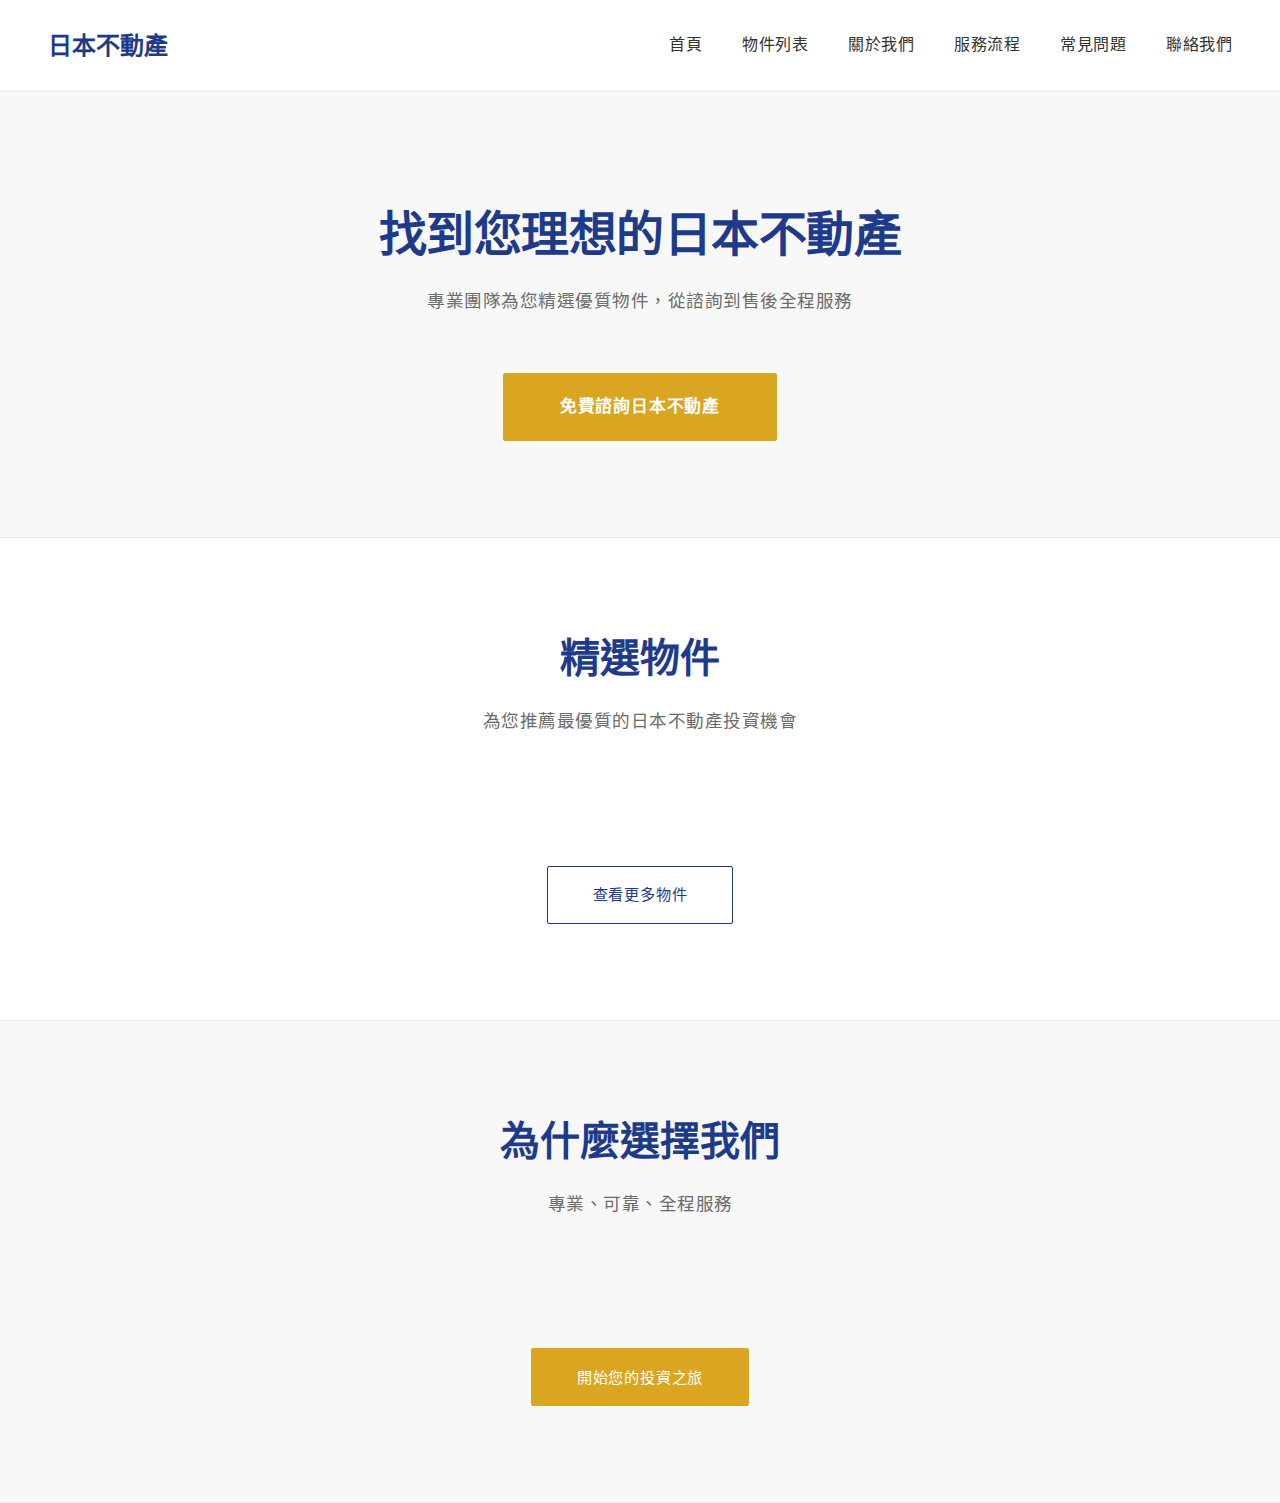
<file: index.html>
<!DOCTYPE html>
<html lang="zh-TW">
<head>
    <meta charset="UTF-8">
    <meta name="viewport" content="width=device-width, initial-scale=1.0">
    <title>日本不動產投資顧問 - 找到您理想的日本不動產</title>
    <link rel="stylesheet" href="css/style.css">
</head>
<body>
    <!-- 導航列 -->
    <nav class="navbar">
        <div class="nav-container">
            <a href="index.html" class="logo">日本不動產</a>
            <ul class="nav-menu">
                <li><a href="index.html">首頁</a></li>
                <li><a href="properties.html">物件列表</a></li>
                <li><a href="about.html">關於我們</a></li>
                <li><a href="services.html">服務流程</a></li>
                <li><a href="faq.html">常見問題</a></li>
                <li><a href="contact.html">聯絡我們</a></li>
            </ul>
            <button class="mobile-menu-toggle">☰</button>
        </div>
    </nav>

    <!-- Hero Section -->
    <section class="hero">
        <div class="container">
            <h1 class="hero-title">找到您理想的日本不動產</h1>
            <p class="hero-subtitle">專業團隊為您精選優質物件，從諮詢到售後全程服務</p>
            <a href="#" class="btn btn-primary btn-large btn-line">免費諮詢日本不動產</a>
        </div>
    </section>

    <!-- 精選物件 -->
    <section class="section">
        <div class="container">
            <h2 class="section-title">精選物件</h2>
            <p class="section-subtitle">為您推薦最優質的日本不動產投資機會</p>
            <div id="featured-properties" class="properties-grid">
                <!-- 由 JavaScript 動態載入 -->
            </div>
            <div class="text-center mt-3">
                <a href="properties.html" class="btn btn-outline">查看更多物件</a>
            </div>
        </div>
    </section>

    <!-- 服務優勢 -->
    <section class="section section-alt">
        <div class="container">
            <h2 class="section-title">為什麼選擇我們</h2>
            <p class="section-subtitle">專業、可靠、全程服務</p>
            <div id="features" class="features-grid">
                <!-- 由 JavaScript 動態載入 -->
            </div>
            <div class="text-center mt-3">
                <a href="#" class="btn btn-primary btn-line">開始您的投資之旅</a>
            </div>
        </div>
    </section>
</file>
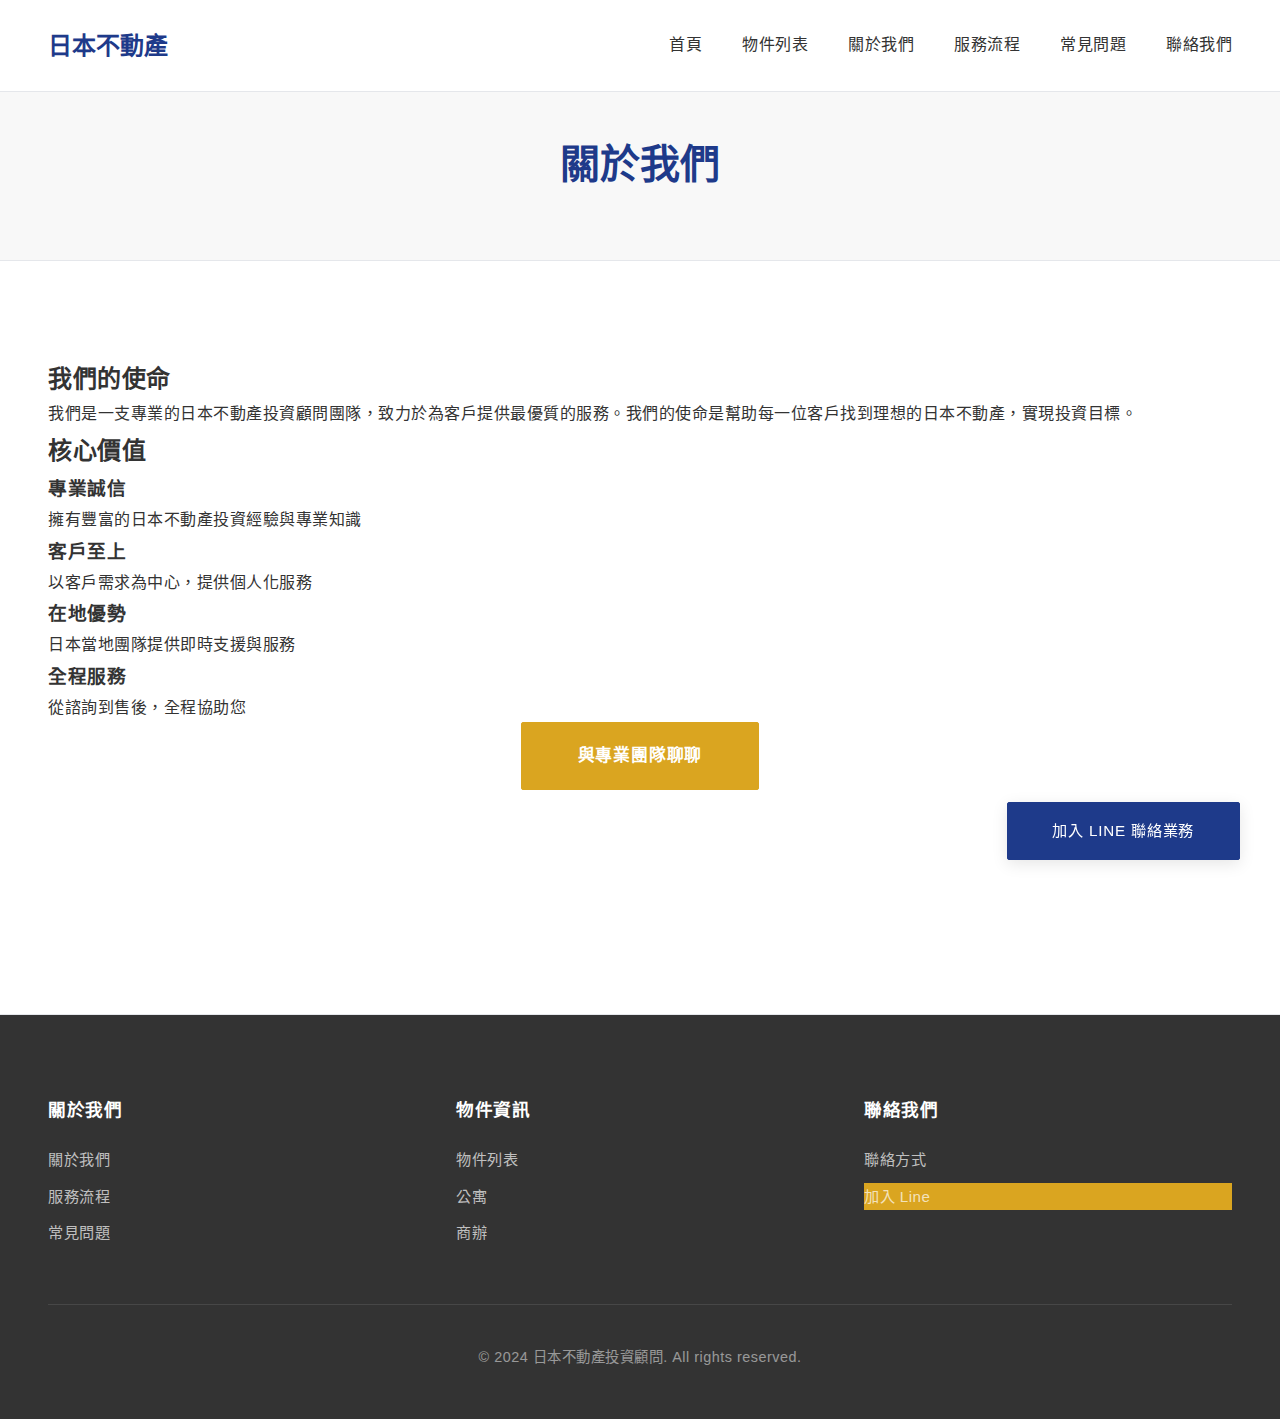
<file: about.html>
<!DOCTYPE html>
<html lang="zh-TW">
<head>
    <meta charset="UTF-8">
    <meta name="viewport" content="width=device-width, initial-scale=1.0">
    <title>關於我們 - 日本不動產投資顧問</title>
    <link rel="stylesheet" href="css/style.css">
</head>
<body>
    <!-- 導航列 -->
    <nav class="navbar">
        <div class="nav-container">
            <a href="index.html" class="logo">日本不動產</a>
            <ul class="nav-menu">
                <li><a href="index.html">首頁</a></li>
                <li><a href="properties.html">物件列表</a></li>
                <li><a href="about.html">關於我們</a></li>
                <li><a href="services.html">服務流程</a></li>
                <li><a href="faq.html">常見問題</a></li>
                <li><a href="contact.html">聯絡我們</a></li>
            </ul>
            <button class="mobile-menu-toggle">☰</button>
        </div>
    </nav>

    <!-- 頁面標題 -->
    <section class="hero" style="padding: 3rem 0;">
        <div class="container">
            <h1 class="section-title page-title">關於我們</h1>
        </div>
    </section>

    <!-- 關於我們內容 -->
    <section class="section">
        <div class="container">
            <div class="about-content">
                <h2>我們的使命</h2>
                <p>我們是一支專業的日本不動產投資顧問團隊，致力於為客戶提供最優質的服務。我們的使命是幫助每一位客戶找到理想的日本不動產，實現投資目標。</p>
                
                <h2>核心價值</h2>
                <div class="values-grid">
                    <div class="value-item">
                        <h3>專業誠信</h3>
                        <p>擁有豐富的日本不動產投資經驗與專業知識</p>
                    </div>
                    <div class="value-item">
                        <h3>客戶至上</h3>
                        <p>以客戶需求為中心，提供個人化服務</p>
                    </div>
                    <div class="value-item">
                        <h3>在地優勢</h3>
                        <p>日本當地團隊提供即時支援與服務</p>
                    </div>
                    <div class="value-item">
                        <h3>全程服務</h3>
                        <p>從諮詢到售後，全程協助您</p>
                    </div>
                </div>
            </div>

            <div class="text-center">
                <a href="#" class="btn btn-primary btn-large btn-line">與專業團隊聊聊</a>
            </div>
        </div>
    </section>

    <!-- 頁尾 -->
    <footer class="footer">
        <div class="container">
            <div class="footer-content">
                <div class="footer-section">
                    <h3>關於我們</h3>
                    <a href="about.html">關於我們</a>
                    <a href="services.html">服務流程</a>
                    <a href="faq.html">常見問題</a>
                </div>
                <div class="footer-section">
                    <h3>物件資訊</h3>
                    <a href="properties.html">物件列表</a>
                    <a href="properties.html?type=apartment">公寓</a>
                    <a href="properties.html?type=office">商辦</a>
                </div>
                <div class="footer-section">
                    <h3>聯絡我們</h3>
                    <a href="contact.html">聯絡方式</a>
                    <a href="#" class="btn-line">加入 Line</a>
                </div>
            </div>
            <div class="footer-bottom">
                <p>&copy; 2024 日本不動產投資顧問. All rights reserved.</p>
            </div>
        </div>
    </footer>

    <script src="js/main.js"></script>
</body>
</html>
</file>
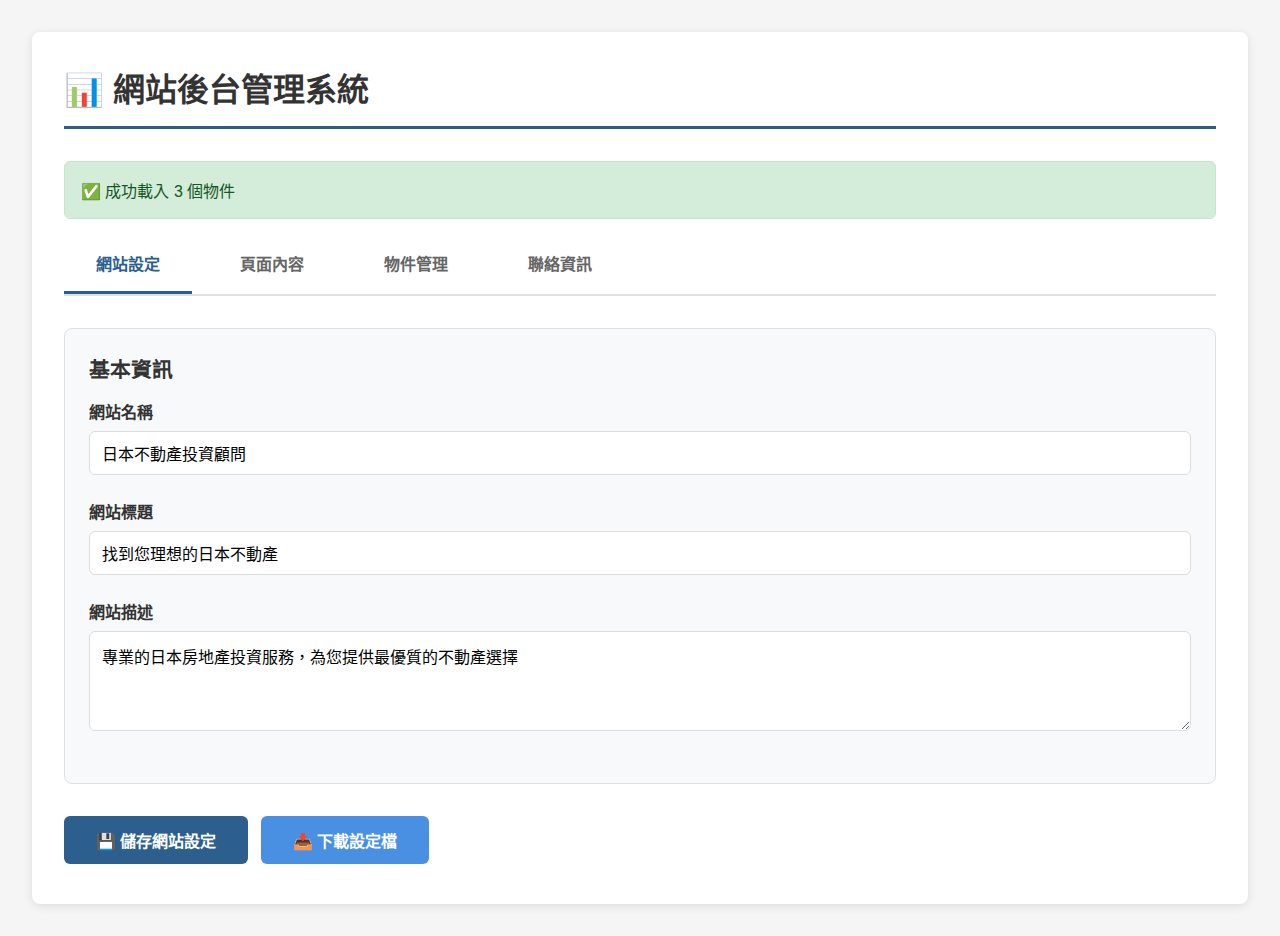
<file: admin.html>
<!DOCTYPE html>
<html lang="zh-TW">
<head>
    <meta charset="UTF-8">
    <meta name="viewport" content="width=device-width, initial-scale=1.0">
    <title>後台管理 - 日本不動產網站</title>
    <style>
        * {
            margin: 0;
            padding: 0;
            box-sizing: border-box;
        }
        body {
            font-family: 'Microsoft JhengHei', Arial, sans-serif;
            background: #f5f5f5;
            padding: 2rem;
        }
        .admin-container {
            max-width: 1400px;
            margin: 0 auto;
            background: white;
            border-radius: 8px;
            box-shadow: 0 2px 10px rgba(0,0,0,0.1);
            padding: 2rem;
        }
        h1 {
            color: #333;
            margin-bottom: 2rem;
            border-bottom: 3px solid #2C5F8D;
            padding-bottom: 1rem;
        }
        .tabs {
            display: flex;
            gap: 1rem;
            margin-bottom: 2rem;
            border-bottom: 2px solid #e0e0e0;
            flex-wrap: wrap;
        }
        .tab {
            padding: 1rem 2rem;
            cursor: pointer;
            border: none;
            background: none;
            font-size: 1rem;
            font-weight: 600;
            color: #666;
            border-bottom: 3px solid transparent;
            transition: all 0.3s;
        }
        .tab.active {
            color: #2C5F8D;
            border-bottom-color: #2C5F8D;
        }
        .tab-content {
            display: none;
        }
        .tab-content.active {
            display: block;
        }
        .form-section {
            margin-bottom: 2rem;
            padding: 1.5rem;
            background: #f8f9fa;
            border-radius: 8px;
            border: 1px solid #e0e0e0;
        }
        .form-section h3 {
            margin-bottom: 1rem;
            color: #333;
            font-size: 1.3rem;
        }
        .form-group {
            margin-bottom: 1.5rem;
        }
        .form-group label {
            display: block;
            margin-bottom: 0.5rem;
            font-weight: 600;
            color: #333;
        }
        .form-group input,
        .form-group textarea,
        .form-group select {
            width: 100%;
            padding: 0.75rem;
            border: 1px solid #ddd;
            border-radius: 6px;
            font-size: 1rem;
            font-family: inherit;
        }
        .form-group textarea {
            min-height: 100px;
            resize: vertical;
        }
        .form-group small {
            display: block;
            margin-top: 0.25rem;
            color: #666;
            font-size: 0.9rem;
        }
        .btn {
            padding: 0.75rem 2rem;
            border: none;
            border-radius: 6px;
            font-size: 1rem;
            font-weight: 600;
            cursor: pointer;
            transition: all 0.3s;
            margin-right: 0.5rem;
            margin-bottom: 0.5rem;
        }
        .btn-primary {
            background: #2C5F8D;
            color: white;
        }
        .btn-primary:hover {
            background: #234d73;
        }
        .btn-secondary {
            background: #4A90E2;
            color: white;
        }
        .btn-secondary:hover {
            background: #3A80D2;
        }
        .btn-danger {
            background: #dc3545;
            color: white;
        }
        .btn-success {
            background: #28a745;
            color: white;
        }
        .alert {
            padding: 1rem;
            border-radius: 6px;
            margin-bottom: 1rem;
        }
        .alert-success {
            background: #d4edda;
            color: #155724;
            border: 1px solid #c3e6cb;
        }
        .alert-error {
            background: #f8d7da;
            color: #721c24;
            border: 1px solid #f5c6cb;
        }
        .alert-info {
            background: #d1ecf1;
            color: #0c5460;
            border: 1px solid #bee5eb;
        }
        .property-item {
            background: white;
            padding: 1.5rem;
            border-radius: 8px;
            margin-bottom: 1rem;
            border: 1px solid #e0e0e0;
        }
        .property-item-header {
            display: flex;
            justify-content: space-between;
            align-items: center;
            margin-bottom: 1rem;
        }
        .property-item-title {
            font-size: 1.2rem;
            font-weight: 600;
            color: #333;
        }
        .btn-group {
            display: flex;
            gap: 0.5rem;
        }
        .image-upload-area {
            border: 2px dashed #ddd;
            border-radius: 8px;
            padding: 2rem;
            text-align: center;
            background: white;
            cursor: pointer;
            transition: all 0.3s;
        }
        .image-upload-area:hover {
            border-color: #2C5F8D;
            background: #f8f9fa;
        }
        .image-upload-area.dragover {
            border-color: #2C5F8D;
            background: #e8f4f8;
        }
        .image-preview-container {
            display: grid;
            grid-template-columns: repeat(auto-fill, minmax(150px, 1fr));
            gap: 1rem;
            margin-top: 1rem;
        }
        .image-preview-item {
            position: relative;
            border: 1px solid #ddd;
            border-radius: 6px;
            overflow: hidden;
        }
        .image-preview-item img {
            width: 100%;
            height: 150px;
            object-fit: cover;
            display: block;
        }
        .image-preview-item .remove-btn {
            position: absolute;
            top: 5px;
            right: 5px;
            background: rgba(220, 53, 69, 0.9);
            color: white;
            border: none;
            border-radius: 50%;
            width: 24px;
            height: 24px;
            cursor: pointer;
            font-size: 14px;
        }
        .image-preview-item .image-name {
            padding: 0.5rem;
            font-size: 0.85rem;
            color: #666;
            text-align: center;
            word-break: break-all;
        }
        .modal {
            display: none;
            position: fixed;
            top: 0;
            left: 0;
            width: 100%;
            height: 100%;
            background: rgba(0,0,0,0.5);
            z-index: 1000;
            overflow-y: auto;
        }
        .modal.active {
            display: flex;
            align-items: center;
            justify-content: center;
            padding: 2rem;
        }
        .modal-content {
            background: white;
            border-radius: 8px;
            padding: 2rem;
            max-width: 900px;
            width: 100%;
            max-height: 90vh;
            overflow-y: auto;
        }
        .modal-header {
            display: flex;
            justify-content: space-between;
            align-items: center;
            margin-bottom: 1.5rem;
        }
        .modal-header h2 {
            margin: 0;
        }
        .close-btn {
            background: none;
            border: none;
            font-size: 1.5rem;
            cursor: pointer;
            color: #666;
        }
        .features-list {
            display: flex;
            flex-direction: column;
            gap: 0.5rem;
        }
        .feature-item {
            display: flex;
            gap: 0.5rem;
            align-items: center;
        }
        .feature-item input {
            flex: 1;
        }
        .upload-info {
            margin-top: 1rem;
            padding: 1rem;
            background: #e8f4f8;
            border-radius: 6px;
            font-size: 0.9rem;
            color: #0c5460;
        }
        .upload-info strong {
            display: block;
            margin-bottom: 0.5rem;
        }
    </style>
</head>
<body>
    <div class="admin-container">
        <h1>📊 網站後台管理系統</h1>
        
        <div id="alert-container"></div>

        <div class="tabs">
            <button class="tab active" onclick="switchTab('site')">網站設定</button>
            <button class="tab" onclick="switchTab('content')">頁面內容</button>
            <button class="tab" onclick="switchTab('properties')">物件管理</button>
            <button class="tab" onclick="switchTab('contact')">聯絡資訊</button>
        </div>

        <!-- 網站設定 -->
        <div id="tab-site" class="tab-content active">
            <div class="form-section">
                <h3>基本資訊</h3>
                <div class="form-group">
                    <label>網站名稱</label>
                    <input type="text" id="site-name" placeholder="日本不動產投資顧問">
                </div>
                <div class="form-group">
                    <label>網站標題</label>
                    <input type="text" id="site-title" placeholder="找到您理想的日本不動產">
                </div>
                <div class="form-group">
                    <label>網站描述</label>
                    <textarea id="site-description" placeholder="專業的日本房地產投資服務..."></textarea>
                </div>
            </div>
            <button class="btn btn-primary" onclick="saveSiteConfig()">💾 儲存網站設定</button>
            <button class="btn btn-secondary" onclick="downloadConfig('site-config.json', siteConfig)">📥 下載設定檔</button>
        </div>

        <!-- 頁面內容 -->
        <div id="tab-content" class="tab-content">
            <div class="form-section">
                <h3>首頁 Hero Section</h3>
                <div class="form-group">
                    <label>主標題</label>
                    <input type="text" id="hero-title" placeholder="找到您理想的日本不動產">
                </div>
                <div class="form-group">
                    <label>副標題</label>
                    <textarea id="hero-subtitle" placeholder="專業團隊為您精選優質物件..."></textarea>
                </div>
                <div class="form-group">
                    <label>CTA 按鈕文字</label>
                    <input type="text" id="hero-cta" placeholder="免費諮詢日本不動產">
                </div>
            </div>
            <button class="btn btn-primary" onclick="saveContent()">💾 儲存頁面內容</button>
            <button class="btn btn-secondary" onclick="downloadConfig('content.json', contentData)">📥 下載設定檔</button>
        </div>

        <!-- 物件管理 -->
        <div id="tab-properties" class="tab-content">
            <div style="display: flex; justify-content: space-between; align-items: center; margin-bottom: 1.5rem; flex-wrap: wrap; gap: 1rem;">
                <h2 style="margin: 0;">物件列表 <span id="properties-count" style="font-size: 0.9rem; color: #666;"></span></h2>
                <div style="display: flex; gap: 0.5rem; flex-wrap: wrap;">
                    <button class="btn btn-success" onclick="showAddPropertyForm()">➕ 新增物件</button>
                    <button class="btn btn-secondary" onclick="refreshPropertiesList()">🔄 重新載入</button>
                    <button class="btn btn-secondary" onclick="downloadConfig('properties.json', propertiesData)">📥 下載物件檔</button>
                </div>
            </div>
            <div class="alert alert-info" style="margin-bottom: 1rem;">
                <strong>💡 提示：</strong>新增物件後，請下載 properties.json 並覆蓋 config/properties.json，然後重新載入頁面。
            </div>
            <div id="properties-list">
                <!-- 由 JavaScript 動態載入 -->
            </div>
        </div>

        <!-- 聯絡資訊 -->
        <div id="tab-contact" class="tab-content">
            <div class="form-section">
                <h3>聯絡方式</h3>
                <div class="form-group">
                    <label>Line ID</label>
                    <input type="text" id="line-id" placeholder="@japanproperty">
                </div>
                <div class="form-group">
                    <label>Line URL</label>
                    <input type="text" id="line-url" placeholder="https://line.me/ti/p/@japanproperty">
                </div>
                <div class="form-group">
                    <label>電話</label>
                    <input type="text" id="contact-phone" placeholder="+81-90-1234-5678">
                </div>
                <div class="form-group">
                    <label>Email</label>
                    <input type="email" id="contact-email" placeholder="info@japanproperty.com">
                </div>
                <div class="form-group">
                    <label>地址</label>
                    <input type="text" id="contact-address" placeholder="東京都港區六本木1-1-1">
                </div>
            </div>
            <button class="btn btn-primary" onclick="saveContact()">💾 儲存聯絡資訊</button>
            <button class="btn btn-secondary" onclick="downloadConfig('site-config.json', siteConfig)">📥 下載設定檔</button>
        </div>
    </div>

    <!-- 物件編輯/新增 Modal -->
    <div id="property-modal" class="modal">
        <div class="modal-content">
            <div class="modal-header">
                <h2 id="modal-title">新增物件</h2>
                <button class="close-btn" onclick="closePropertyModal()">&times;</button>
            </div>
            
            <form id="property-form" onsubmit="saveProperty(event)">
                <div class="form-section">
                    <h3>基本資訊</h3>
                    <div class="form-group">
                        <label>物件 ID <small>（唯一識別碼，例如：prop-004）</small></label>
                        <input type="text" id="prop-id" required placeholder="prop-004">
                    </div>
                    <div class="form-group">
                        <label>物件標題</label>
                        <input type="text" id="prop-title" required placeholder="東京澀谷區精裝公寓">
                    </div>
                    <div class="form-group">
                        <label>價格（顯示用）</label>
                        <input type="text" id="prop-price" required placeholder="3,800萬日圓">
                    </div>
                    <div class="form-group">
                        <label>價格數值（用於排序）</label>
                        <input type="number" id="prop-price-value" required placeholder="38000000">
                        <small>請輸入數字，不含逗號</small>
                    </div>
                    <div class="form-group">
                        <label>地點</label>
                        <input type="text" id="prop-location" required placeholder="東京都澀谷區">
                    </div>
                    <div class="form-group">
                        <label>類型</label>
                        <select id="prop-type" required>
                            <option value="公寓">公寓</option>
                            <option value="商辦">商辦</option>
                            <option value="獨棟">獨棟</option>
                            <option value="土地">土地</option>
                        </select>
                    </div>
                    <div class="form-group">
                        <label>面積</label>
                        <input type="text" id="prop-area" required placeholder="25坪">
                    </div>
                    <div class="form-group">
                        <label>格局</label>
                        <input type="text" id="prop-rooms" required placeholder="1LDK">
                    </div>
                    <div class="form-group">
                        <label>建成年份</label>
                        <input type="text" id="prop-year" required placeholder="2018年">
                    </div>
                </div>

                <div class="form-section">
                    <h3>物件圖片</h3>
                    <div class="upload-info">
                        <strong>📸 圖片上傳說明：</strong>
                        1. 點擊下方區域選擇圖片，或直接拖放圖片到此區域<br>
                        2. 第一張圖片將作為主圖（列表頁顯示）<br>
                        3. 圖片會自動命名並設定路徑為 <code>images/</code><br>
                        4. 請將實際圖片檔案放入 <code>images/</code> 資料夾
                    </div>
                    <div class="image-upload-area" onclick="document.getElementById('image-input').click()" 
                         ondrop="handleDrop(event)" ondragover="handleDragOver(event)" ondragleave="handleDragLeave(event)">
                        <p>📁 點擊或拖放圖片到此處上傳</p>
                        <p style="font-size: 0.9rem; color: #666; margin-top: 0.5rem;">支援 JPG、PNG 格式</p>
                    </div>
                    <input type="file" id="image-input" multiple accept="image/*" style="display: none;" onchange="handleImageSelect(event)">
                    <div class="image-preview-container" id="image-preview-container">
                        <!-- 圖片預覽會顯示在這裡 -->
                    </div>
                    <div class="form-group" style="margin-top: 1rem;">
                        <label>主圖路徑</label>
                        <input type="text" id="prop-image" readonly placeholder="images/property-1.jpg">
                        <small>自動生成，第一張上傳的圖片為主圖</small>
                    </div>
                </div>

                <div class="form-section">
                    <h3>物件描述</h3>
                    <div class="form-group">
                        <label>描述</label>
                        <textarea id="prop-description" required placeholder="位於澀谷區的精裝公寓，交通便利，生活機能完善。"></textarea>
                    </div>
                    <div class="form-group">
                        <label>特色（每行一個）</label>
                        <div class="features-list" id="features-list">
                            <div class="feature-item">
                                <input type="text" class="feature-input" placeholder="距離車站步行5分鐘">
                                <button type="button" class="btn btn-danger" onclick="removeFeature(this)">刪除</button>
                            </div>
                        </div>
                        <button type="button" class="btn btn-secondary" onclick="addFeature()" style="margin-top: 0.5rem;">➕ 新增特色</button>
                    </div>
                    <div class="form-group">
                        <label>交通資訊</label>
                        <textarea id="prop-transport" placeholder="JR山手線 澀谷站 步行5分鐘"></textarea>
                        <small>可輸入多行，用換行分隔</small>
                    </div>
                </div>

                <div class="form-group">
                    <label>狀態</label>
                    <select id="prop-status">
                        <option value="available">可售</option>
                        <option value="sold">已售</option>
                    </select>
                </div>

                <div style="display: flex; gap: 1rem; margin-top: 2rem;">
                    <button type="submit" class="btn btn-primary">💾 儲存物件</button>
                    <button type="button" class="btn btn-secondary" onclick="closePropertyModal()">取消</button>
                </div>
            </form>
        </div>
    </div>

    <script>
        let siteConfig = {};
        let contentData = {};
        let propertiesData = {};
        let currentEditingIndex = -1;
        let uploadedImages = [];

        // 載入所有配置
        async function loadAllConfig() {
            try {
                const [configRes, contentRes, propertiesRes] = await Promise.all([
                    fetch('config/site-config.json'),
                    fetch('config/content.json'),
                    fetch('config/properties.json')
                ]);
                
                if (!configRes.ok) throw new Error('無法載入 site-config.json');
                if (!contentRes.ok) throw new Error('無法載入 content.json');
                if (!propertiesRes.ok) throw new Error('無法載入 properties.json');
                
                siteConfig = await configRes.json();
                contentData = await contentRes.json();
                propertiesData = await propertiesRes.json();
                
                // 確保 properties 陣列存在
                if (!propertiesData.properties) {
                    propertiesData.properties = [];
                }
                
                populateForms();
                loadPropertiesList();
                updatePropertiesCount();
                
                // 顯示載入成功訊息
                if (propertiesData.properties.length > 0) {
                    showAlert(`✅ 成功載入 ${propertiesData.properties.length} 個物件`, 'success');
                } else {
                    showAlert('ℹ️ 目前沒有物件，請點擊「新增物件」開始新增', 'info');
                }
            } catch (error) {
                console.error('載入配置失敗:', error);
                let errorMsg = '載入配置失敗: ' + error.message;
                
                // 檢查是否為 CORS 問題
                if (error.message.includes('fetch') || error.message.includes('CORS')) {
                    errorMsg += '<br><br>⚠️ <strong>請使用本地伺服器開啟此頁面！</strong><br>' +
                               '不要直接雙擊 HTML 檔案，請使用：<br>' +
                               '• Python: <code>python -m http.server 8000</code><br>' +
                               '• 然後在瀏覽器開啟: <code>http://localhost:8000/admin.html</code>';
                }
                
                showAlert(errorMsg, 'error');
            }
        }

        // 填入表單
        function populateForms() {
            if (siteConfig.site) {
                document.getElementById('site-name').value = siteConfig.site.name || '';
                document.getElementById('site-title').value = siteConfig.site.title || '';
                document.getElementById('site-description').value = siteConfig.site.description || '';
            }

            if (contentData.home && contentData.home.hero) {
                document.getElementById('hero-title').value = contentData.home.hero.title || '';
                document.getElementById('hero-subtitle').value = contentData.home.hero.subtitle || '';
                document.getElementById('hero-cta').value = contentData.home.hero.cta || '';
            }

            if (siteConfig.contact) {
                document.getElementById('line-id').value = siteConfig.contact.lineId || '';
                document.getElementById('line-url').value = siteConfig.contact.lineUrl || '';
                document.getElementById('contact-phone').value = siteConfig.contact.phone || '';
                document.getElementById('contact-email').value = siteConfig.contact.email || '';
                document.getElementById('contact-address').value = siteConfig.contact.address || '';
            }
        }

        // 切換標籤
        function switchTab(tabName) {
            document.querySelectorAll('.tab').forEach(tab => tab.classList.remove('active'));
            document.querySelectorAll('.tab-content').forEach(content => content.classList.remove('active'));
            
            event.target.classList.add('active');
            document.getElementById('tab-' + tabName).classList.add('active');
        }

        // 儲存網站設定
        async function saveSiteConfig() {
            siteConfig.site = {
                name: document.getElementById('site-name').value,
                title: document.getElementById('site-title').value,
                description: document.getElementById('site-description').value,
                logo: siteConfig.site?.logo || 'images/logo.png',
                favicon: siteConfig.site?.favicon || 'images/favicon.ico'
            };

            downloadConfig('site-config.json', siteConfig);
            showAlert('✅ 網站設定已準備下載！請將下載的檔案覆蓋 config/site-config.json', 'success');
        }

        // 儲存頁面內容
        async function saveContent() {
            if (!contentData.home) contentData.home = {};
            if (!contentData.home.hero) contentData.home.hero = {};

            contentData.home.hero = {
                title: document.getElementById('hero-title').value,
                subtitle: document.getElementById('hero-subtitle').value,
                cta: document.getElementById('hero-cta').value
            };

            downloadConfig('content.json', contentData);
            showAlert('✅ 頁面內容已準備下載！請將下載的檔案覆蓋 config/content.json', 'success');
        }

        // 儲存聯絡資訊
        async function saveContact() {
            siteConfig.contact = {
                lineId: document.getElementById('line-id').value,
                lineUrl: document.getElementById('line-url').value,
                phone: document.getElementById('contact-phone').value,
                email: document.getElementById('contact-email').value,
                address: document.getElementById('contact-address').value
            };

            downloadConfig('site-config.json', siteConfig);
            showAlert('✅ 聯絡資訊已準備下載！請將下載的檔案覆蓋 config/site-config.json', 'success');
        }

        // 下載配置檔案
        function downloadConfig(filename, data) {
            const blob = new Blob([JSON.stringify(data, null, 2)], { type: 'application/json' });
            const url = URL.createObjectURL(blob);
            const a = document.createElement('a');
            a.href = url;
            a.download = filename;
            a.click();
            URL.revokeObjectURL(url);
        }

        // 載入物件列表
        function loadPropertiesList() {
            const container = document.getElementById('properties-list');
            
            if (!propertiesData || !propertiesData.properties) {
                container.innerHTML = '<div class="alert alert-info">目前沒有物件資料，請先載入配置檔案或新增物件。</div>';
                return;
            }
            
            if (propertiesData.properties.length === 0) {
                container.innerHTML = '<div class="alert alert-info">目前沒有物件，請點擊「新增物件」按鈕開始新增。</div>';
                return;
            }

            container.innerHTML = propertiesData.properties.map((property, index) => `
                <div class="property-item">
                    <div class="property-item-header">
                        <div>
                            <div class="property-item-title">${property.title || '未命名物件'}</div>
                            <p style="margin-top: 0.5rem; color: #666;">
                                <strong>價格：</strong>${property.price || '未設定'} | 
                                <strong>地點：</strong>${property.location || '未設定'} |
                                <strong>狀態：</strong>${property.status === 'sold' ? '已售' : '可售'}
                            </p>
                        </div>
                        <div class="btn-group">
                            <button class="btn btn-secondary" onclick="editProperty(${index})">✏️ 編輯</button>
                            <button class="btn btn-danger" onclick="deleteProperty(${index})">🗑️ 刪除</button>
                        </div>
                    </div>
                </div>
            `).join('');
        }
        
        // 重新載入物件列表（手動刷新）
        function refreshPropertiesList() {
            loadAllConfig();
        }

        // 顯示新增物件表單
        function showAddPropertyForm() {
            currentEditingIndex = -1;
            document.getElementById('modal-title').textContent = '新增物件';
            document.getElementById('property-form').reset();
            uploadedImages = [];
            document.getElementById('image-preview-container').innerHTML = '';
            document.getElementById('prop-image').value = '';
            
            // 重置特色列表
            const featuresList = document.getElementById('features-list');
            featuresList.innerHTML = `
                <div class="feature-item">
                    <input type="text" class="feature-input" placeholder="距離車站步行5分鐘">
                    <button type="button" class="btn btn-danger" onclick="removeFeature(this)">刪除</button>
                </div>
            `;
            
            document.getElementById('property-modal').classList.add('active');
        }

        // 編輯物件
        function editProperty(index) {
            currentEditingIndex = index;
            const property = propertiesData.properties[index];
            document.getElementById('modal-title').textContent = '編輯物件';
            
            // 填入表單
            document.getElementById('prop-id').value = property.id;
            document.getElementById('prop-title').value = property.title;
            document.getElementById('prop-price').value = property.price;
            document.getElementById('prop-price-value').value = property.priceValue;
            document.getElementById('prop-location').value = property.location;
            document.getElementById('prop-type').value = property.type;
            document.getElementById('prop-area').value = property.area;
            document.getElementById('prop-rooms').value = property.rooms;
            document.getElementById('prop-year').value = property.year;
            document.getElementById('prop-image').value = property.image;
            document.getElementById('prop-description').value = property.description;
            document.getElementById('prop-transport').value = property.transport;
            document.getElementById('prop-status').value = property.status || 'available';
            
            // 載入現有圖片
            uploadedImages = property.images || [property.image];
            updateImagePreview();
            
            // 載入特色
            const featuresList = document.getElementById('features-list');
            featuresList.innerHTML = property.features.map(feature => `
                <div class="feature-item">
                    <input type="text" class="feature-input" value="${feature}">
                    <button type="button" class="btn btn-danger" onclick="removeFeature(this)">刪除</button>
                </div>
            `).join('');
            
            document.getElementById('property-modal').classList.add('active');
        }

        // 關閉 Modal
        function closePropertyModal() {
            document.getElementById('property-modal').classList.remove('active');
        }

        // 儲存物件
        function saveProperty(event) {
            event.preventDefault();
            
            const features = Array.from(document.querySelectorAll('.feature-input'))
                .map(input => input.value.trim())
                .filter(value => value);
            
            const property = {
                id: document.getElementById('prop-id').value,
                title: document.getElementById('prop-title').value,
                price: document.getElementById('prop-price').value,
                priceValue: parseInt(document.getElementById('prop-price-value').value),
                location: document.getElementById('prop-location').value,
                type: document.getElementById('prop-type').value,
                area: document.getElementById('prop-area').value,
                rooms: document.getElementById('prop-rooms').value,
                year: document.getElementById('prop-year').value,
                image: document.getElementById('prop-image').value || uploadedImages[0] || 'images/property-default.jpg',
                images: uploadedImages.length > 0 ? uploadedImages : [document.getElementById('prop-image').value],
                description: document.getElementById('prop-description').value,
                features: features,
                transport: document.getElementById('prop-transport').value,
                status: document.getElementById('prop-status').value
            };
            
            if (currentEditingIndex === -1) {
                // 新增
                if (!propertiesData.properties) propertiesData.properties = [];
                propertiesData.properties.push(property);
            } else {
                // 編輯
                propertiesData.properties[currentEditingIndex] = property;
            }
            
            downloadConfig('properties.json', propertiesData);
            showAlert('✅ 物件已準備下載！<br>1. 將下載的檔案覆蓋 config/properties.json<br>2. 將圖片放入 images/ 資料夾<br>3. 點擊「重新載入」按鈕更新列表', 'success');
            loadPropertiesList();
            updatePropertiesCount();
            closePropertyModal();
        }

        // 刪除物件
        function deleteProperty(index) {
            if (confirm('確定要刪除此物件嗎？')) {
                propertiesData.properties.splice(index, 1);
                downloadConfig('properties.json', propertiesData);
                showAlert('✅ 物件已刪除！請將下載的檔案覆蓋 config/properties.json，然後點擊「重新載入」', 'success');
                loadPropertiesList();
                updatePropertiesCount();
            }
        }

        // 處理圖片選擇
        function handleImageSelect(event) {
            const files = Array.from(event.target.files);
            processImages(files);
        }

        // 處理拖放
        function handleDrop(event) {
            event.preventDefault();
            event.currentTarget.classList.remove('dragover');
            const files = Array.from(event.dataTransfer.files).filter(file => file.type.startsWith('image/'));
            processImages(files);
        }

        function handleDragOver(event) {
            event.preventDefault();
            event.currentTarget.classList.add('dragover');
        }

        function handleDragLeave(event) {
            event.currentTarget.classList.remove('dragover');
        }

        // 處理圖片
        function processImages(files) {
            files.forEach(file => {
                const reader = new FileReader();
                reader.onload = function(e) {
                    const imageName = `property-${Date.now()}-${Math.random().toString(36).substr(2, 9)}.${file.name.split('.').pop()}`;
                    const imagePath = `images/${imageName}`;
                    
                    uploadedImages.push(imagePath);
                    updateImagePreview();
                    
                    // 設定主圖（如果還沒有）
                    if (!document.getElementById('prop-image').value) {
                        document.getElementById('prop-image').value = imagePath;
                    }
                };
                reader.readAsDataURL(file);
            });
        }

        // 更新圖片預覽
        function updateImagePreview() {
            const container = document.getElementById('image-preview-container');
            container.innerHTML = uploadedImages.map((path, index) => {
                const fileName = path.split('/').pop();
                return `
                    <div class="image-preview-item">
                        <img src="${path}" alt="${fileName}" onerror="this.src='https://via.placeholder.com/150x150?text=圖片預覽'">
                        <button type="button" class="remove-btn" onclick="removeImage(${index})">×</button>
                        <div class="image-name">${fileName}</div>
                    </div>
                `;
            }).join('');
        }

        // 移除圖片
        function removeImage(index) {
            uploadedImages.splice(index, 1);
            updateImagePreview();
            if (index === 0 && uploadedImages.length > 0) {
                document.getElementById('prop-image').value = uploadedImages[0];
            } else if (uploadedImages.length === 0) {
                document.getElementById('prop-image').value = '';
            }
        }

        // 新增特色
        function addFeature() {
            const featuresList = document.getElementById('features-list');
            const div = document.createElement('div');
            div.className = 'feature-item';
            div.innerHTML = `
                <input type="text" class="feature-input" placeholder="輸入特色">
                <button type="button" class="btn btn-danger" onclick="removeFeature(this)">刪除</button>
            `;
            featuresList.appendChild(div);
        }

        // 移除特色
        function removeFeature(btn) {
            btn.parentElement.remove();
        }

        // 更新物件數量顯示
        function updatePropertiesCount() {
            const countEl = document.getElementById('properties-count');
            if (countEl && propertiesData && propertiesData.properties) {
                countEl.textContent = `(${propertiesData.properties.length} 個物件)`;
            }
        }
        
        // 顯示提示訊息
        function showAlert(message, type) {
            const container = document.getElementById('alert-container');
            const alert = document.createElement('div');
            alert.className = `alert alert-${type}`;
            alert.innerHTML = message;
            container.appendChild(alert);
            
            setTimeout(() => {
                alert.remove();
            }, 8000);
        }

        // 頁面載入時執行
        document.addEventListener('DOMContentLoaded', loadAllConfig);
    </script>
</body>
</html>
</file>
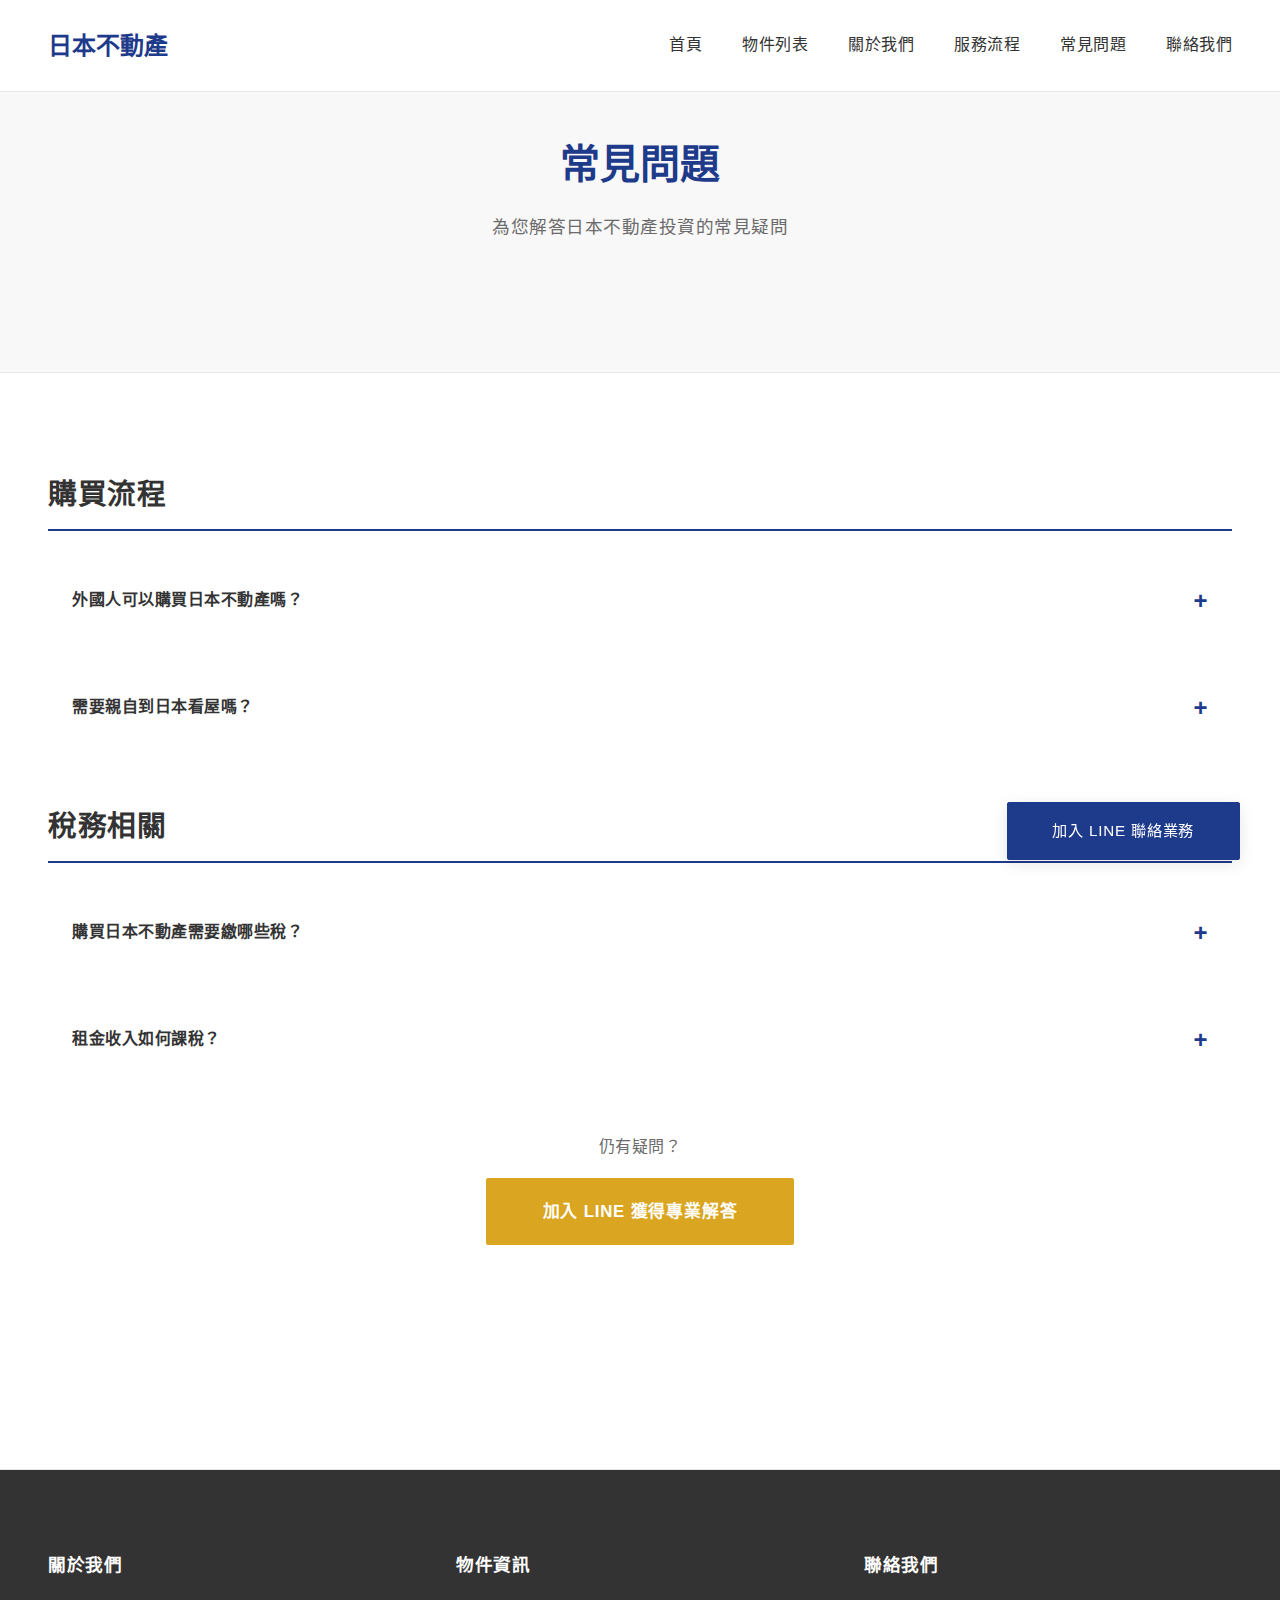
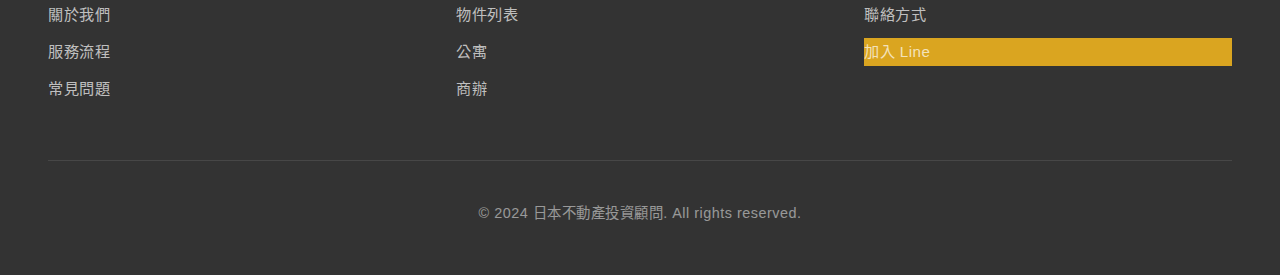
<file: faq.html>
<!DOCTYPE html>
<html lang="zh-TW">
<head>
    <meta charset="UTF-8">
    <meta name="viewport" content="width=device-width, initial-scale=1.0">
    <title>常見問題 - 日本不動產投資顧問</title>
    <link rel="stylesheet" href="css/style.css">
    <style>
        .faq-category {
            margin-bottom: 3rem;
        }
        .faq-category h3 {
            font-size: 1.8rem;
            margin-bottom: 1.5rem;
            color: var(--text-color);
            padding-bottom: 0.5rem;
            border-bottom: 2px solid var(--primary-color);
        }
        .faq-item {
            background: var(--white);
            border-radius: 8px;
            margin-bottom: 1rem;
            box-shadow: var(--shadow);
            overflow: hidden;
        }
        .faq-question {
            padding: 1.5rem;
            cursor: pointer;
            display: flex;
            justify-content: space-between;
            align-items: center;
            font-weight: 600;
            color: var(--text-color);
            transition: background 0.3s;
        }
        .faq-question:hover {
            background: var(--bg-color);
        }
        .faq-toggle {
            font-size: 1.5rem;
            color: var(--primary-color);
            font-weight: bold;
        }
        .faq-answer {
            max-height: 0;
            overflow: hidden;
            transition: max-height 0.3s ease-out;
            padding: 0 1.5rem;
        }
        .faq-item.active .faq-answer {
            padding: 1.5rem;
        }
        .faq-answer p {
            color: var(--text-light);
            line-height: 1.8;
        }
    </style>
</head>
<body>
    <!-- 導航列 -->
    <nav class="navbar">
        <div class="nav-container">
            <a href="index.html" class="logo">日本不動產</a>
            <ul class="nav-menu">
                <li><a href="index.html">首頁</a></li>
                <li><a href="properties.html">物件列表</a></li>
                <li><a href="about.html">關於我們</a></li>
                <li><a href="services.html">服務流程</a></li>
                <li><a href="faq.html">常見問題</a></li>
                <li><a href="contact.html">聯絡我們</a></li>
            </ul>
            <button class="mobile-menu-toggle">☰</button>
        </div>
    </nav>

    <!-- 頁面標題 -->
    <section class="hero" style="padding: 3rem 0;">
        <div class="container">
            <h1 class="section-title">常見問題</h1>
            <p class="section-subtitle">為您解答日本不動產投資的常見疑問</p>
        </div>
    </section>

    <!-- FAQ 內容 -->
    <section class="section">
        <div class="container">
            <div id="faq-list">
                <!-- 由 JavaScript 動態載入 -->
            </div>

            <div class="text-center mt-3">
                <p style="margin-bottom: 1rem; color: var(--text-light);">仍有疑問？</p>
                <a href="#" class="btn btn-primary btn-large btn-line">加入 Line 獲得專業解答</a>
            </div>
        </div>
    </section>

    <!-- 頁尾 -->
    <footer class="footer">
        <div class="container">
            <div class="footer-content">
                <div class="footer-section">
                    <h3>關於我們</h3>
                    <a href="about.html">關於我們</a>
                    <a href="services.html">服務流程</a>
                    <a href="faq.html">常見問題</a>
                </div>
                <div class="footer-section">
                    <h3>物件資訊</h3>
                    <a href="properties.html">物件列表</a>
                    <a href="properties.html?type=apartment">公寓</a>
                    <a href="properties.html?type=office">商辦</a>
                </div>
                <div class="footer-section">
                    <h3>聯絡我們</h3>
                    <a href="contact.html">聯絡方式</a>
                    <a href="#" class="btn-line">加入 Line</a>
                </div>
            </div>
            <div class="footer-bottom">
                <p>&copy; 2024 日本不動產投資顧問. All rights reserved.</p>
            </div>
        </div>
    </footer>

    <script src="js/main.js"></script>
</body>
</html>
</file>
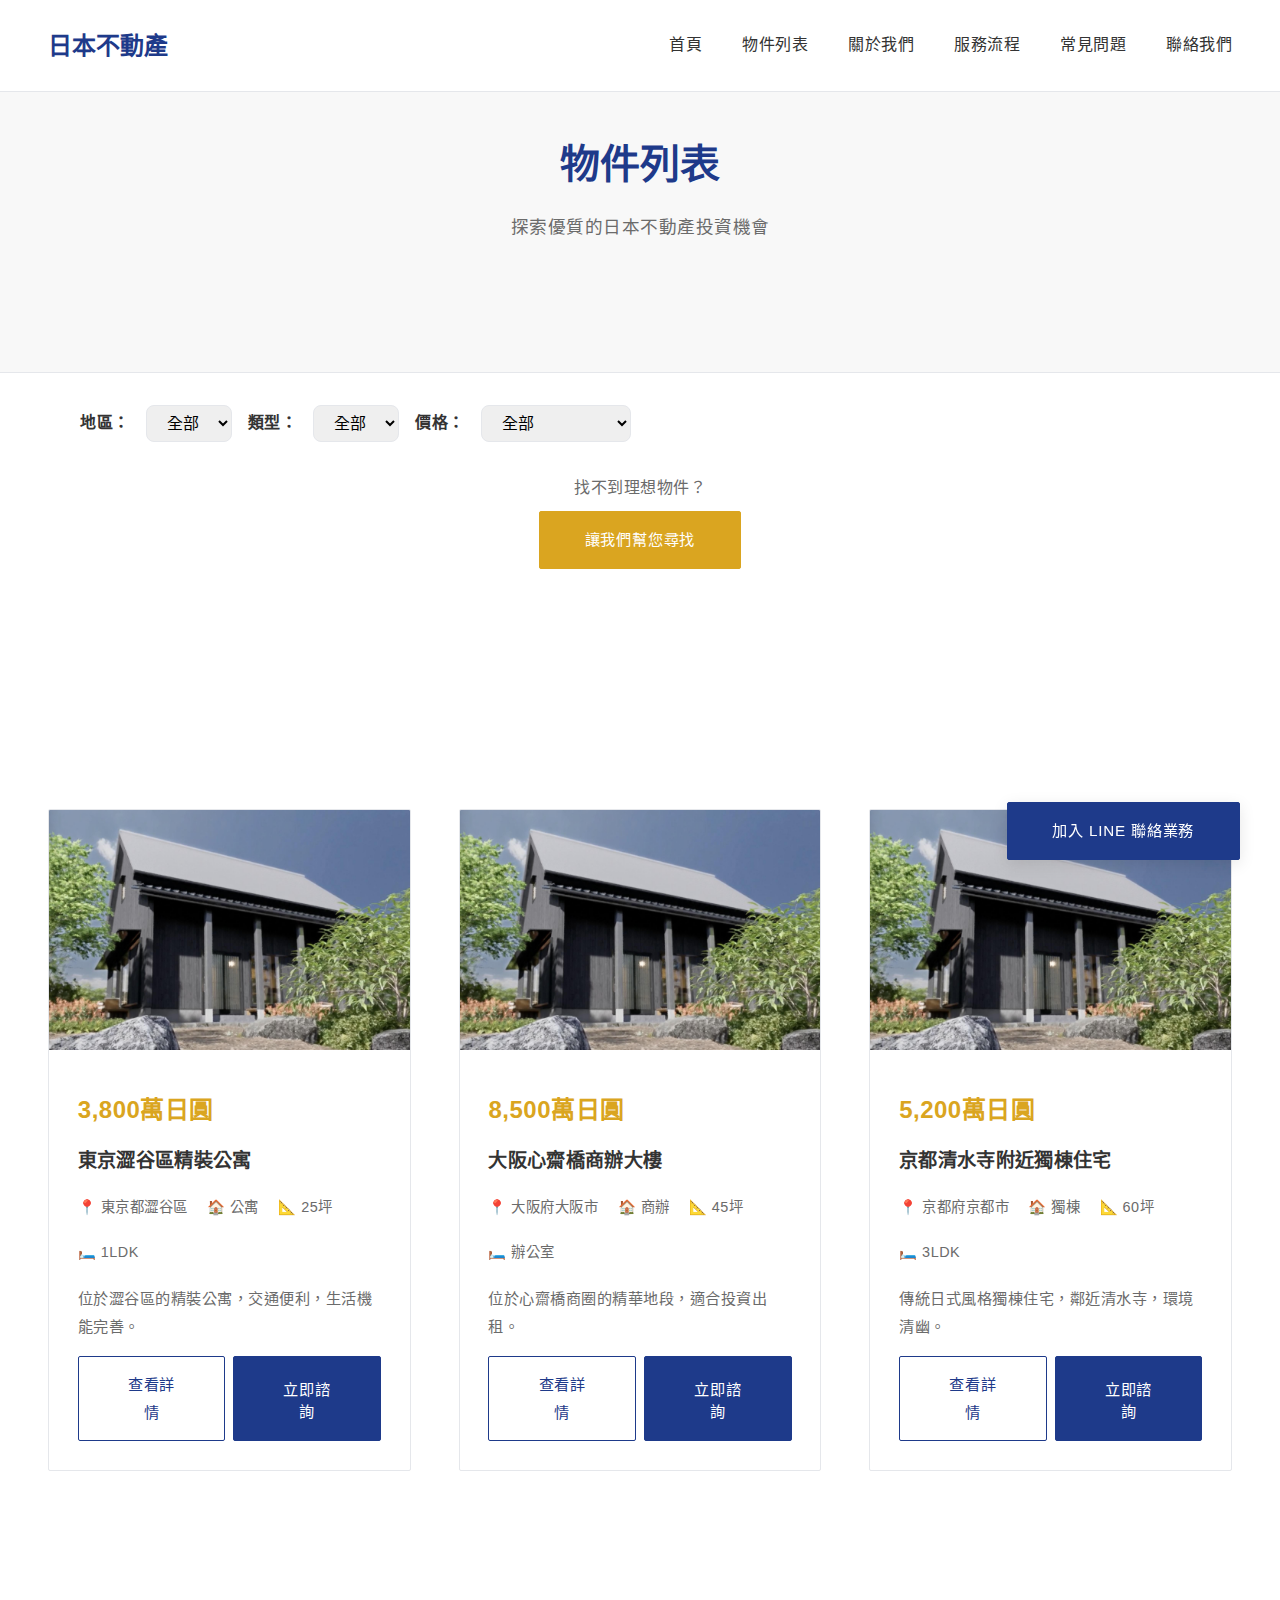
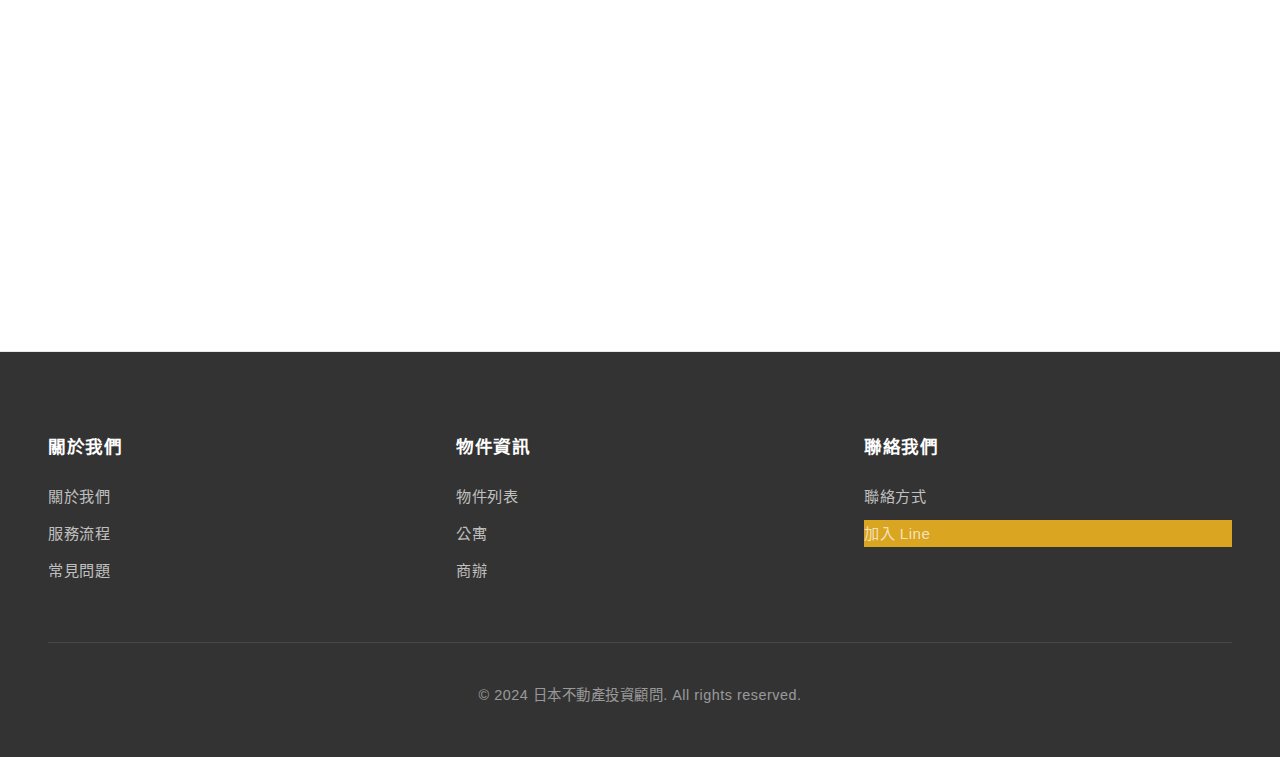
<file: properties.html>
<!DOCTYPE html>
<html lang="zh-TW">
<head>
    <meta charset="UTF-8">
    <meta name="viewport" content="width=device-width, initial-scale=1.0">
    <title>物件列表 - 日本不動產投資顧問</title>
    <link rel="stylesheet" href="css/style.css">
    <style>
        .filter-section {
            background: var(--white);
            padding: 2rem;
            border-radius: 12px;
            box-shadow: var(--shadow);
            margin-bottom: 2rem;
        }
        .filter-group {
            display: flex;
            gap: 1rem;
            flex-wrap: wrap;
            align-items: center;
        }
        .filter-group label {
            font-weight: 600;
            color: var(--text-color);
        }
        .filter-group select,
        .filter-group input {
            padding: 0.5rem 1rem;
            border: 1px solid var(--border-color);
            border-radius: 8px;
            font-size: 1rem;
        }
        .filter-cta {
            margin-top: 1rem;
            padding: 1rem;
            background: var(--bg-color);
            border-radius: 8px;
            text-align: center;
        }
    </style>
</head>
<body>
    <!-- 導航列 -->
    <nav class="navbar">
        <div class="nav-container">
            <a href="index.html" class="logo">日本不動產</a>
            <ul class="nav-menu">
                <li><a href="index.html">首頁</a></li>
                <li><a href="properties.html">物件列表</a></li>
                <li><a href="about.html">關於我們</a></li>
                <li><a href="services.html">服務流程</a></li>
                <li><a href="faq.html">常見問題</a></li>
                <li><a href="contact.html">聯絡我們</a></li>
            </ul>
            <button class="mobile-menu-toggle">☰</button>
        </div>
    </nav>

    <!-- 頁面標題 -->
    <section class="hero" style="padding: 3rem 0;">
        <div class="container">
            <h1 class="section-title">物件列表</h1>
            <p class="section-subtitle">探索優質的日本不動產投資機會</p>
        </div>
    </section>

    <!-- 篩選器 -->
    <section class="section" style="padding-top: 0;">
        <div class="container">
            <div class="filter-section">
                <div class="filter-group">
                    <label>地區：</label>
                    <select id="filter-location">
                        <option value="">全部</option>
                        <option value="東京">東京</option>
                        <option value="大阪">大阪</option>
                        <option value="京都">京都</option>
                    </select>
                    <label>類型：</label>
                    <select id="filter-type">
                        <option value="">全部</option>
                        <option value="公寓">公寓</option>
                        <option value="商辦">商辦</option>
                        <option value="獨棟">獨棟</option>
                    </select>
                    <label>價格：</label>
                    <select id="filter-price">
                        <option value="">全部</option>
                        <option value="0-5000">5,000萬以下</option>
                        <option value="5000-10000">5,000萬 - 1億</option>
                        <option value="10000+">1億以上</option>
                    </select>
                </div>
                <div class="filter-cta">
                    <p style="margin-bottom: 0.5rem; color: var(--text-light);">找不到理想物件？</p>
                    <a href="#" class="btn btn-primary btn-line">讓我們幫您尋找</a>
                </div>
            </div>
        </div>
    </section>

    <!-- 物件列表 -->
    <section class="section" style="padding-top: 0;">
        <div class="container">
            <div id="properties-list" class="properties-grid">
                <!-- 由 JavaScript 動態載入 -->
            </div>
        </div>
    </section>

    <!-- 精選物件容器 -->
    <section class="section">
        <div class="container">
            <div id="featured-properties" class="properties-grid">
                <!-- JavaScript 動態載入內容 -->
            </div>
        </div>
    </section>

    <!-- 頁尾 -->
    <footer class="footer">
        <div class="container">
            <div class="footer-content">
                <div class="footer-section">
                    <h3>關於我們</h3>
                    <a href="about.html">關於我們</a>
                    <a href="services.html">服務流程</a>
                    <a href="faq.html">常見問題</a>
                </div>
                <div class="footer-section">
                    <h3>物件資訊</h3>
                    <a href="properties.html">物件列表</a>
                    <a href="properties.html?type=apartment">公寓</a>
                    <a href="properties.html?type=office">商辦</a>
                </div>
                <div class="footer-section">
                    <h3>聯絡我們</h3>
                    <a href="contact.html">聯絡方式</a>
                    <a href="#" class="btn-line">加入 Line</a>
                </div>
            </div>
            <div class="footer-bottom">
                <p>&copy; 2024 日本不動產投資顧問. All rights reserved.</p>
            </div>
        </div>
    </footer>

    <script src="js/main.js"></script>
</body>
</html>
</file>
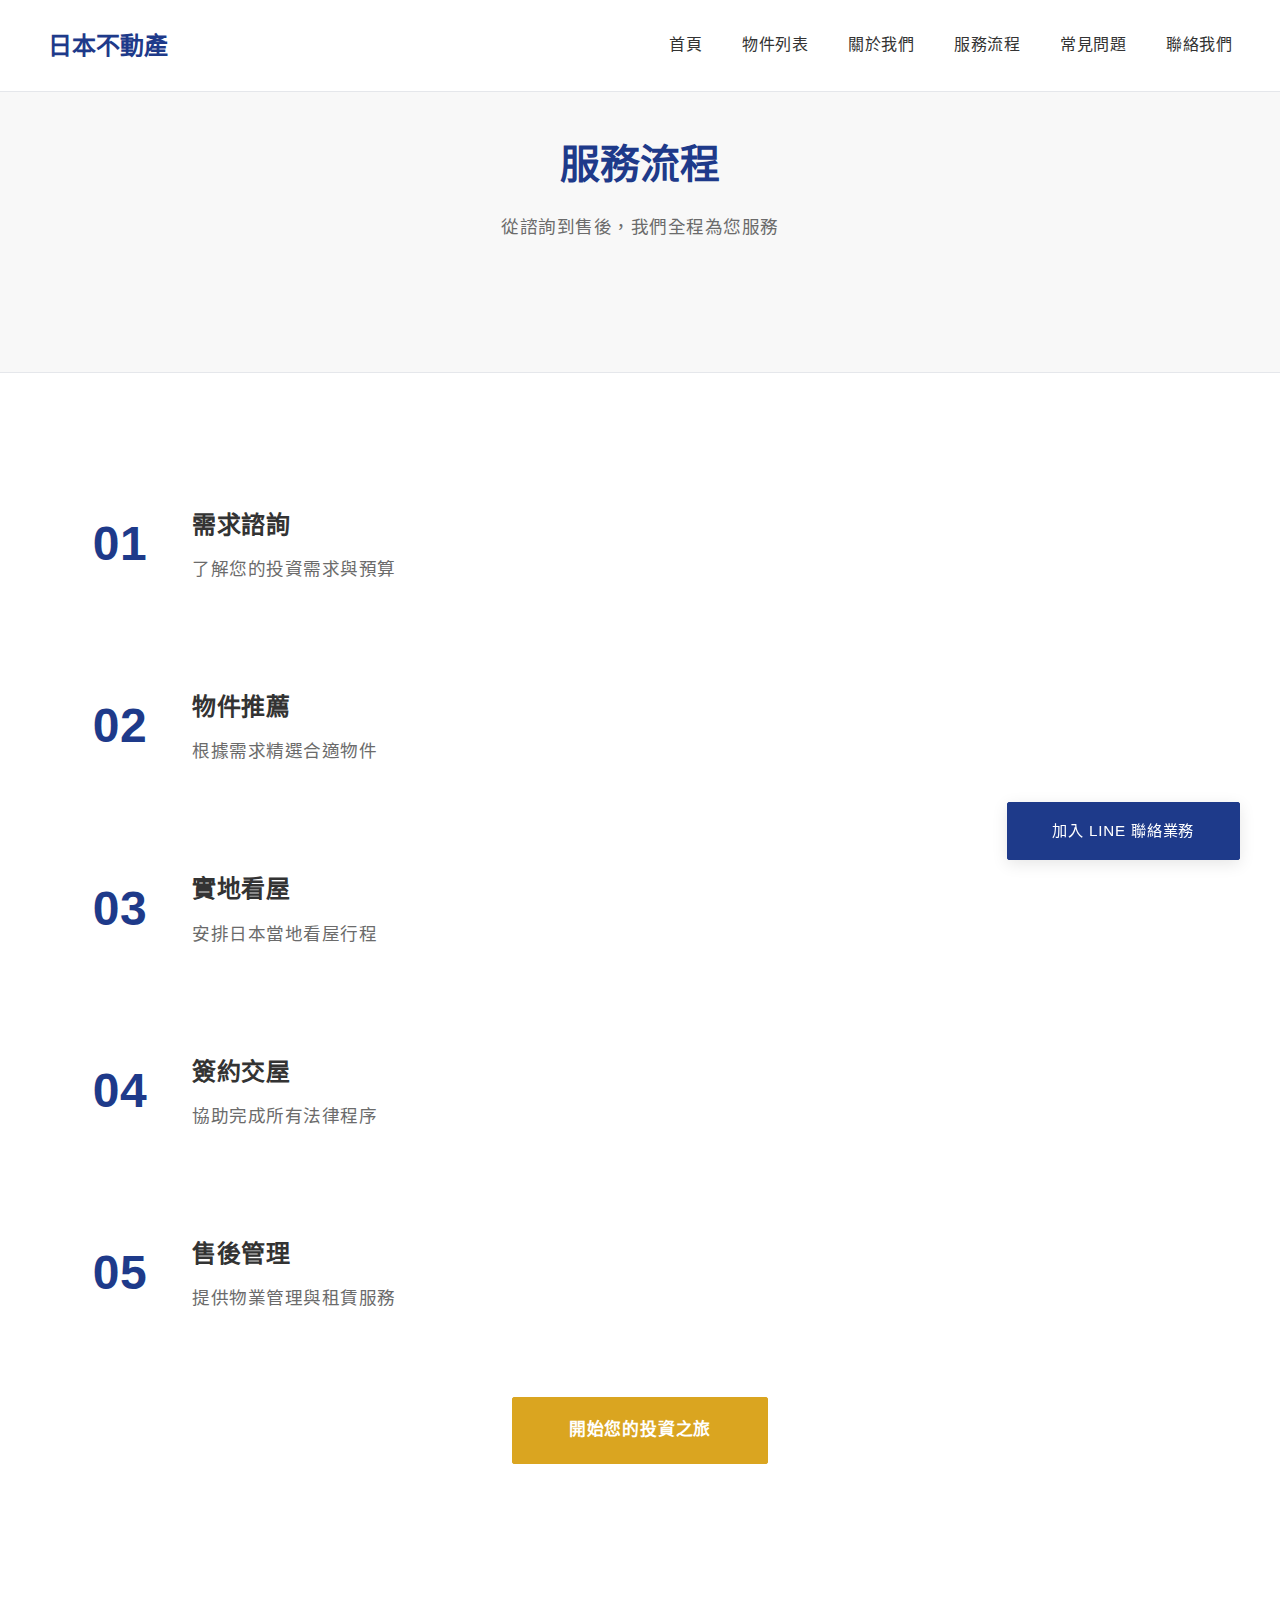
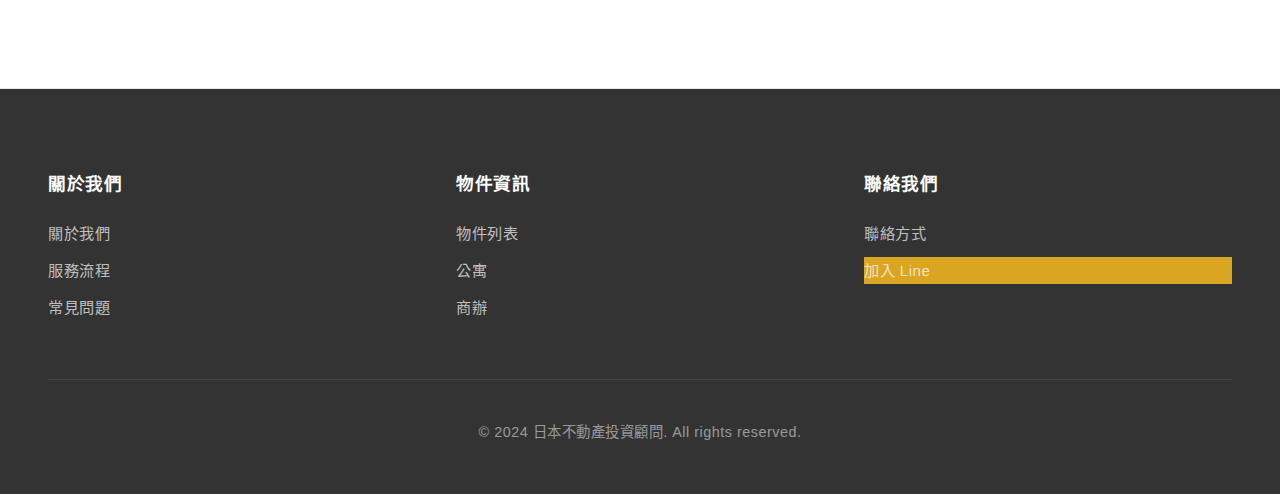
<file: services.html>
<!DOCTYPE html>
<html lang="zh-TW">
<head>
    <meta charset="UTF-8">
    <meta name="viewport" content="width=device-width, initial-scale=1.0">
    <title>服務流程 - 日本不動產投資顧問</title>
    <link rel="stylesheet" href="css/style.css">
    <style>
        .service-step {
            display: flex;
            gap: 2rem;
            background: var(--white);
            padding: 2rem;
            border-radius: 12px;
            box-shadow: var(--shadow);
            margin-bottom: 2rem;
            align-items: center;
        }
        .step-number {
            font-size: 3rem;
            font-weight: 700;
            color: var(--primary-color);
            min-width: 80px;
            text-align: center;
        }
        .step-content {
            flex: 1;
        }
        .step-content h3 {
            font-size: 1.5rem;
            margin-bottom: 0.5rem;
            color: var(--text-color);
        }
        .step-content p {
            color: var(--text-light);
            font-size: 1.1rem;
        }
        .step-cta {
            margin-top: 1rem;
        }
        @media (max-width: 768px) {
            .service-step {
                flex-direction: column;
                text-align: center;
            }
        }
    </style>
</head>
<body>
    <!-- 導航列 -->
    <nav class="navbar">
        <div class="nav-container">
            <a href="index.html" class="logo">日本不動產</a>
            <ul class="nav-menu">
                <li><a href="index.html">首頁</a></li>
                <li><a href="properties.html">物件列表</a></li>
                <li><a href="about.html">關於我們</a></li>
                <li><a href="services.html">服務流程</a></li>
                <li><a href="faq.html">常見問題</a></li>
                <li><a href="contact.html">聯絡我們</a></li>
            </ul>
            <button class="mobile-menu-toggle">☰</button>
        </div>
    </nav>

    <!-- 頁面標題 -->
    <section class="hero" style="padding: 3rem 0;">
        <div class="container">
            <h1 class="section-title">服務流程</h1>
            <p class="section-subtitle">從諮詢到售後，我們全程為您服務</p>
        </div>
    </section>

    <!-- 服務流程 -->
    <section class="section">
        <div class="container">
            <div id="services-steps">
                <!-- 由 JavaScript 動態載入 -->
            </div>

            <div class="text-center mt-3">
                <a href="#" class="btn btn-primary btn-large btn-line">開始您的投資之旅</a>
            </div>
        </div>
    </section>

    <!-- 頁尾 -->
    <footer class="footer">
        <div class="container">
            <div class="footer-content">
                <div class="footer-section">
                    <h3>關於我們</h3>
                    <a href="about.html">關於我們</a>
                    <a href="services.html">服務流程</a>
                    <a href="faq.html">常見問題</a>
                </div>
                <div class="footer-section">
                    <h3>物件資訊</h3>
                    <a href="properties.html">物件列表</a>
                    <a href="properties.html?type=apartment">公寓</a>
                    <a href="properties.html?type=office">商辦</a>
                </div>
                <div class="footer-section">
                    <h3>聯絡我們</h3>
                    <a href="contact.html">聯絡方式</a>
                    <a href="#" class="btn-line">加入 Line</a>
                </div>
            </div>
            <div class="footer-bottom">
                <p>&copy; 2024 日本不動產投資顧問. All rights reserved.</p>
            </div>
        </div>
    </footer>

    <script src="js/main.js"></script>
</body>
</html>
</file>
<file: css/style.css>
/* ============================================
   日本不動產網站 - 共用樣式
   風格：簡約、專業、淺色系（參考 kumamoto-mirai.tw）
   ============================================ */

:root {
    --primary-color: #1e3a8a;
    --secondary-color: #333333;
    --accent-color: #DAA520;
    --text-color: #333333;
    --text-light: #6b6b6b;
    --bg-color: #FFFFFF;
    --bg-light: #F8F8F8;
    --white: #FFFFFF;
    --border-color: #e5e7eb;
    --shadow: none;
    --shadow-hover: 0 4px 12px rgba(0, 0, 0, 0.05);
}

* {
    margin: 0;
    padding: 0;
    box-sizing: border-box;
}

body {
    font-family: 'Noto Sans JP', 'Noto Sans TC', 'Microsoft JhengHei', '微軟正黑體', 'Hiragino Sans', 'ヒラギノ角ゴシック', Arial, sans-serif;
    color: var(--text-color);
    background-color: var(--bg-color);
    line-height: 1.8;
    font-size: 16px;
    letter-spacing: 0.5px;
    -webkit-font-smoothing: antialiased;
    -moz-osx-font-smoothing: grayscale;
}

/* ============================================
   導航列
   ============================================ */
.navbar {
    background: var(--white);
    border-bottom: 1px solid var(--border-color);
    position: sticky;
    top: 0;
    z-index: 1000;
    padding: 1.5rem 0;
}

.nav-container {
    max-width: 1400px;
    margin: 0 auto;
    display: flex;
    justify-content: space-between;
    align-items: center;
    padding: 0 3rem;
}

.logo {
    font-size: 1.5rem;
    font-weight: 700;
    color: var(--primary-color);
    text-decoration: none;
    letter-spacing: 0;
}

.nav-menu {
    display: flex;
    list-style: none;
    gap: 2.5rem;
    align-items: center;
}

.nav-menu a {
    color: var(--text-color);
    text-decoration: none;
    font-weight: 500;
    font-size: 1rem;
    transition: color 0.2s;
    position: relative;
    letter-spacing: 0.5px;
}

.nav-menu a:hover {
    color: var(--primary-color);
}

.nav-menu a::after {
    content: '';
    position: absolute;
    bottom: -8px;
    left: 0;
    width: 0;
    height: 2px;
    background: var(--primary-color);
    transition: width 0.3s;
}

.nav-menu a:hover::after {
    width: 100%;
}

.mobile-menu-toggle {
    display: none;
    background: none;
    border: none;
    font-size: 1.5rem;
    cursor: pointer;
}

/* ============================================
   容器與區塊
   ============================================ */
.container {
    max-width: 1400px;
    margin: 0 auto;
    padding: 0 3rem;
}

.section {
    padding: 6rem 0;
}

.section-alt {
    background: var(--bg-light);
    border-top: 1px solid var(--border-color);
    border-bottom: 1px solid var(--border-color);
}

.section-title {
    font-size: 2.5rem;
    font-weight: 700;
    text-align: center;
    margin-bottom: 1.5rem;
    color: var(--primary-color);
    letter-spacing: 0;
    line-height: 1.2;
}

.section-subtitle {
    text-align: center;
    color: var(--text-light);
    font-size: 1.1rem;
    margin-bottom: 5rem;
    font-weight: 400;
    line-height: 1.8;
    max-width: 800px;
    margin-left: auto;
    margin-right: auto;
}

/* ============================================
   按鈕與 CTA
   ============================================ */
.btn {
    display: inline-block;
    padding: 0.9rem 2.8rem;
    border-radius: 2px;
    text-decoration: none;
    font-weight: 500;
    text-align: center;
    transition: all 0.2s ease-in-out;
    border: 1px solid transparent;
    cursor: pointer;
    font-size: 0.95rem;
    letter-spacing: 0.8px;
    text-transform: uppercase;
}

.btn-primary {
    background: var(--primary-color);
    color: var(--white);
    border-color: var(--primary-color);
}

.btn-primary:hover {
    background: #152a65;
    border-color: #152a65;
    transform: translateY(-2px);
}

.btn-secondary {
    background: var(--secondary-color);
    color: var(--white);
    border-color: var(--secondary-color);
}

.btn-secondary:hover {
    background: #222222;
    border-color: #222222;
    transform: translateY(-2px);
}

.btn-outline {
    background: transparent;
    color: var(--primary-color);
    border: 1px solid var(--primary-color);
}

.btn-outline:hover {
    background: var(--primary-color);
    color: var(--white);
}

.btn-line {
    background: var(--accent-color);
    color: var(--white);
    border-color: var(--accent-color);
}

.btn-line:hover {
    background: #c2911b;
    border-color: #c2911b;
    transform: translateY(-2px);
}

.btn-large {
    padding: 1.1rem 3.5rem;
    font-size: 1.05rem;
    font-weight: 600;
}

/* 固定浮動 CTA */
.floating-cta {
    position: fixed;
    bottom: 2.5rem;
    right: 2.5rem;
    z-index: 999;
    box-shadow: 0 4px 16px rgba(0, 0, 0, 0.1);
    border-radius: 2px;
}

/* ============================================
   Hero Section
   ============================================ */
.hero {
    background: var(--bg-light);
    padding: 7rem 0 6rem;
    text-align: center;
    border-bottom: 1px solid var(--border-color);
}

.hero-title {
    font-size: 3rem;
    font-weight: 600;
    margin-bottom: 1.2rem;
    color: var(--primary-color);
    letter-spacing: -0.5px;
    line-height: 1.3;
}

.hero-subtitle {
    font-size: 1.1rem;
    color: var(--text-light);
    margin-bottom: 3.5rem;
    max-width: 700px;
    margin-left: auto;
    margin-right: auto;
    font-weight: 400;
    line-height: 1.8;
}

/* ============================================
   卡片系統
   ============================================ */
.card {
    background: var(--white);
    border-radius: 2px;
    border: 1px solid var(--border-color);
    overflow: hidden;
    transition: all 0.2s ease-in-out;
}

.card:hover {
    box-shadow: var(--shadow-hover);
    transform: translateY(-2px);
    border-color: var(--primary-color);
}

.card-image {
    width: 100%;
    height: 250px;
    object-fit: cover;
    background: var(--bg-light);
}

.card-body {
    padding: 1.8rem;
}

.card-title {
    font-size: 1.25rem;
    font-weight: 600;
    margin-bottom: 0.8rem;
    color: var(--primary-color);
    letter-spacing: 0.3px;
}

.card-text {
    color: var(--text-light);
    margin-bottom: 1rem;
    line-height: 1.8;
    font-size: 0.95rem;
}

.card-footer {
    padding: 1.2rem 1.8rem;
    background: var(--bg-light);
    display: flex;
    justify-content: space-between;\
    align-items: center;
    border-top: 1px solid var(--border-color);
}

/* ============================================
   物件卡片
   ============================================ */
.properties-grid {
    display: grid;
    grid-template-columns: repeat(auto-fill, minmax(360px, 1fr));
    gap: 3rem;
    margin-top: 4rem;
}

.property-card {
    background: var(--white);
    border-radius: 2px;
    overflow: hidden;
    border: 1px solid var(--border-color);
    transition: all 0.2s ease-in-out;
}

.property-card:hover {
    box-shadow: var(--shadow-hover);
    transform: translateY(-2px);
    border-color: var(--primary-color);
}

.property-image {
    width: 100%;
    height: 240px;
    object-fit: cover;
    background: var(--bg-light);
}

.property-info {
    padding: 1.8rem;
}

.property-price {
    font-size: 1.5rem;
    font-weight: 700;
    color: var(--accent-color);
    margin-bottom: 0.8rem;
    letter-spacing: 0.5px;
}

.property-title {
    font-size: 1.2rem;
    font-weight: 600;
    margin-bottom: 1rem;
    color: var(--text-color);
    letter-spacing: 0.3px;
}

.property-meta {
    display: flex;
    gap: 1.2rem;
    color: var(--text-light);
    font-size: 0.9rem;
    margin-bottom: 1.2rem;
    flex-wrap: wrap;
}

.property-meta span {
    display: flex;
    align-items: center;
    gap: 0.3rem;
}

.property-cta {
    width: 100%;
    margin-top: 1.5rem;
}

/* ============================================
   功能區塊
   ============================================ */
.features-grid {
    display: grid;
    grid-template-columns: repeat(auto-fit, minmax(320px, 1fr));
    gap: 3rem;
    margin-top: 4rem;
}

.feature-card {
    text-align: left;
    padding: 2.5rem;
    background: var(--bg-light);
    border: 1px solid var(--border-color);
    border-radius: 2px;
    transition: all 0.2s ease-in-out;
}

.feature-card:hover {
    border-color: var(--primary-color);
    box-shadow: var(--shadow-hover);
}

.feature-icon {
    font-size: 2.8rem;
    margin-bottom: 1.5rem;
    color: var(--primary-color);
}

.feature-title {
    font-size: 1.25rem;
    font-weight: 600;
    margin-bottom: 0.8rem;
    color: var(--text-color);
    letter-spacing: 0.3px;
}

.feature-text {
    color: var(--text-light);
    line-height: 1.8;
    font-size: 0.95rem;
}

/* ============================================
   頁尾
   ============================================ */
.footer {
    background: var(--secondary-color);
    color: var(--white);
    padding: 5rem 0 3rem;
    margin-top: 8rem;
    border-top: 1px solid var(--border-color);
}

.footer-content {
    display: grid;
    grid-template-columns: repeat(auto-fit, minmax(200px, 1fr));
    gap: 2.5rem;
    margin-bottom: 3rem;
}

.footer-section h3 {
    margin-bottom: 1.2rem;
    font-size: 1.1rem;
    font-weight: 600;
    color: var(--white);
    letter-spacing: 0.5px;
}

.footer-section a {
    color: rgba(255, 255, 255, 0.7);
    text-decoration: none;
    display: block;
    margin-bottom: 0.6rem;
    transition: color 0.2s;
    font-size: 0.95rem;
}

.footer-section a:hover {
    color: var(--white);
}

.footer-bottom {
    text-align: center;
    padding-top: 2.5rem;
    border-top: 1px solid rgba(255, 255, 255, 0.1);
    color: rgba(255, 255, 255, 0.5);
    font-size: 0.9rem;
}

/* ============================================
   響應式設計
   ============================================ */
@media (max-width: 992px) {
    .nav-container {
        padding: 0 1.5rem;
    }
    .container {
        padding: 0 1.5rem;
    }
    .hero {
        padding: 6rem 0 5rem;
    }
    .hero-title {
        font-size: 2.8rem;
        letter-spacing: -0.5px;
    }
    .hero-subtitle {
        font-size: 1.1rem;
    }
    .section {
        padding: 4rem 0;
    }
    .section-title {
        font-size: 2rem;
    }
    .section-subtitle {
        font-size: 1rem;
        margin-bottom: 3rem;
    }
    .properties-grid {
        grid-template-columns: repeat(auto-fill, minmax(300px, 1fr));
        gap: 2rem;
        margin-top: 3rem;
    }
    .feature-card {
        padding: 2rem;
    }
    .features-grid {
        gap: 2rem;
        margin-top: 3rem;
    }
    .floating-cta {
        bottom: 1.5rem;
        right: 1.5rem;
        padding: 0.8rem 2rem;
        font-size: 0.9rem;
    }
    .footer {
        padding: 4rem 0 2rem;
        margin-top: 6rem;
    }
}

@media (max-width: 768px) {
    .nav-menu {
        display: none;
    }
    
    .mobile-menu-toggle {
        display: block;
    }
    
    .hero-title {
        font-size: 2.2rem;
    }
    
    .hero-subtitle {
        font-size: 0.95rem;
    }
    
    .section-title {
        font-size: 1.8rem;
    }
    
    .section-subtitle {
        font-size: 0.9rem;
        margin-bottom: 2.5rem;
    }
    
    .properties-grid {
        grid-template-columns: 1fr;
        gap: 1.5rem;
    }
    
    .features-grid {
        grid-template-columns: 1fr;
        gap: 1.5rem;
    }
    
    .floating-cta {
        bottom: 1rem;
        right: 1rem;
        padding: 0.7rem 1.8rem;
        font-size: 0.85rem;
    }
    
    .btn-large {
        padding: 0.9rem 2.5rem;
        font-size: 0.95rem;
    }\
    
    .footer-content {\
        grid-template-columns: 1fr;\
        text-align: center;\
    }\
    .footer-section h3 {\
        margin-bottom: 0.8rem;\
    }\
    .footer-section a {\
        margin-bottom: 0.3rem;\
    }\
}

/* ============================================
   工具類
   ============================================ */
.text-center {
    text-align: center;
}

.mt-1 { margin-top: 1rem; }
.mt-2 { margin-top: 2rem; }
.mt-3 { margin-top: 3rem; }
.mb-1 { margin-bottom: 1rem; }
.mb-2 { margin-bottom: 2rem; }
.mb-3 { margin-bottom: 3rem; }
</file>
